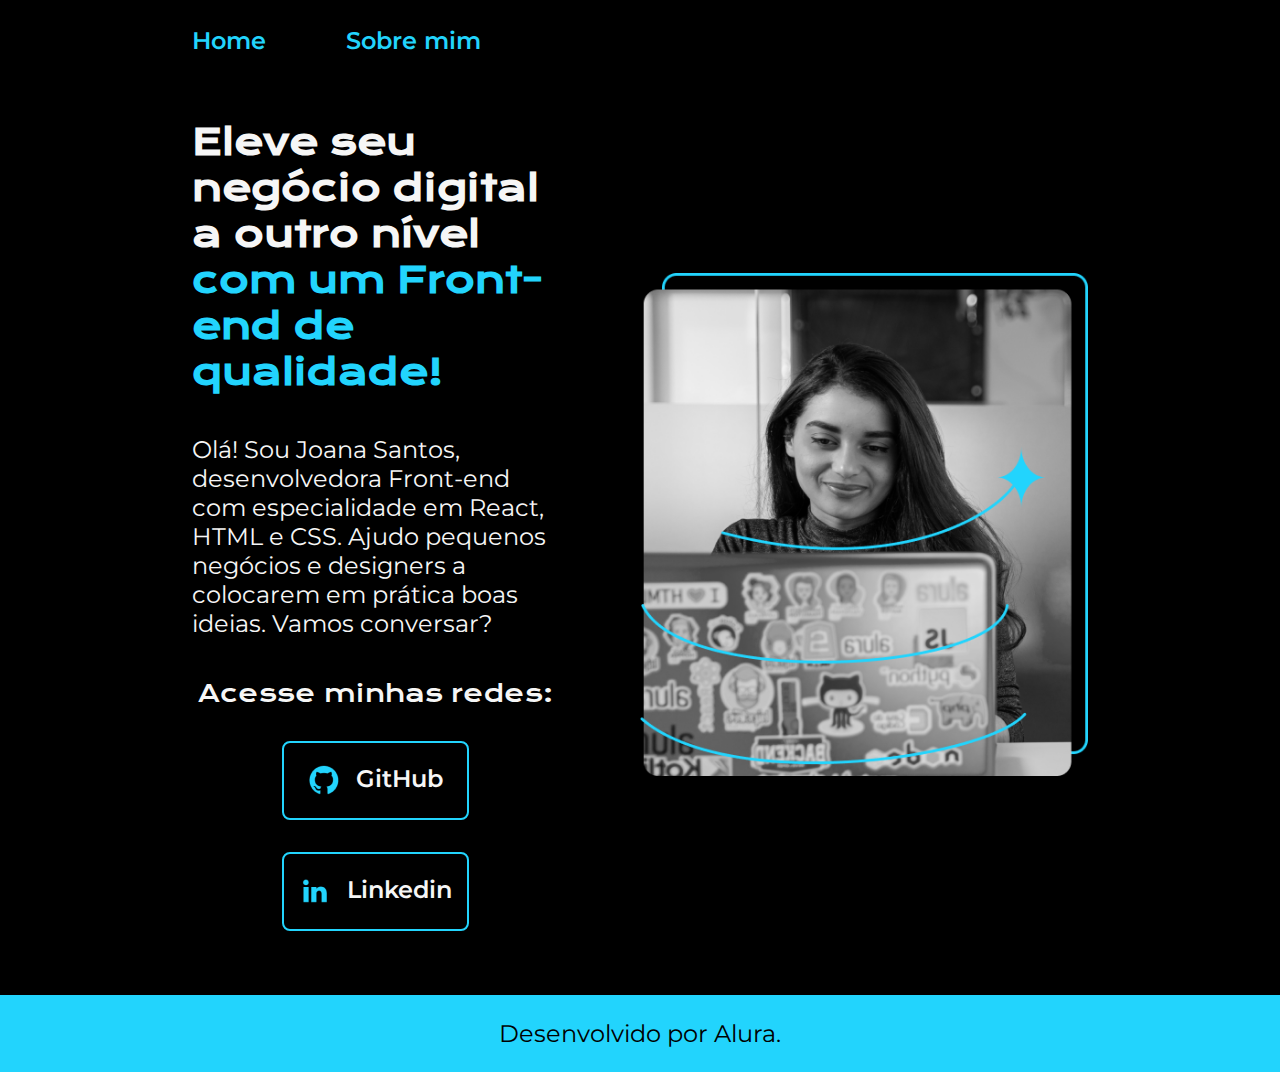
<file: index.html>
<!DOCTYPE html>
<html lang="pt-br">
<head>
    <meta charset="UTF-8">
    <meta http-equiv="X-UA-Compatible" content="IE=edge">
    <meta name="viewport" content="width=device-width, initial-scale=1.0">
    <title>Portifólio</title>
    <link rel="stylesheet" href="./styles/styles.css">
</head>
<body>
    <header class="cabecalho">
        <nav class="cabecalho__menu">
            <a class="cabecalho__menu__link" href="index.html">Home</a>
            <a class="cabecalho__menu__link" href="about.html">Sobre mim</a>
        </nav>
    </header>
    <main class="apresentacao">
        <section class="apresentacao__conteudo">
            <h1 class="apresentacao__conteudo__titulo">
                Eleve seu negócio digital a outro nível <strong class="titulo-destaque">com um Front-end de qualidade!</strong>
            </h1>
            <p class="apresentacao__conteudo__texto">
                Olá! Sou Joana Santos, desenvolvedora Front-end com especialidade em React, HTML e CSS. Ajudo pequenos negócios e designers a colocarem em prática boas ideias. Vamos conversar?   
            </p>
            <div class="apresentacao__links">
                <h2 class="apresentacao__links__subtitulo">Acesse minhas redes:</h2>
                <a class="apresentacao__links__navegacao" href="https://github.com/guilhermeonrails">
                    <img src="./assets/github.png" alt="Logo GitHub">
                    GitHub
                </a>
                <a class="apresentacao__links__navegacao" href="https://linkedin.com/in/rafaellaballerini">
                    <img src="./assets/linkedin.png" alt="Logo Linkedin">
                    Linkedin
                </a>
            </div>
        </section>
        <img class="apresentacao__imagem"  src="./assets/Imagem.png" alt="Foto da Joana Santos Programando">
    </main>
    <footer class="rodape">
        <p>
            Desenvolvido por Alura.
        </p>
    </footer>
</body>
</html>
</file>
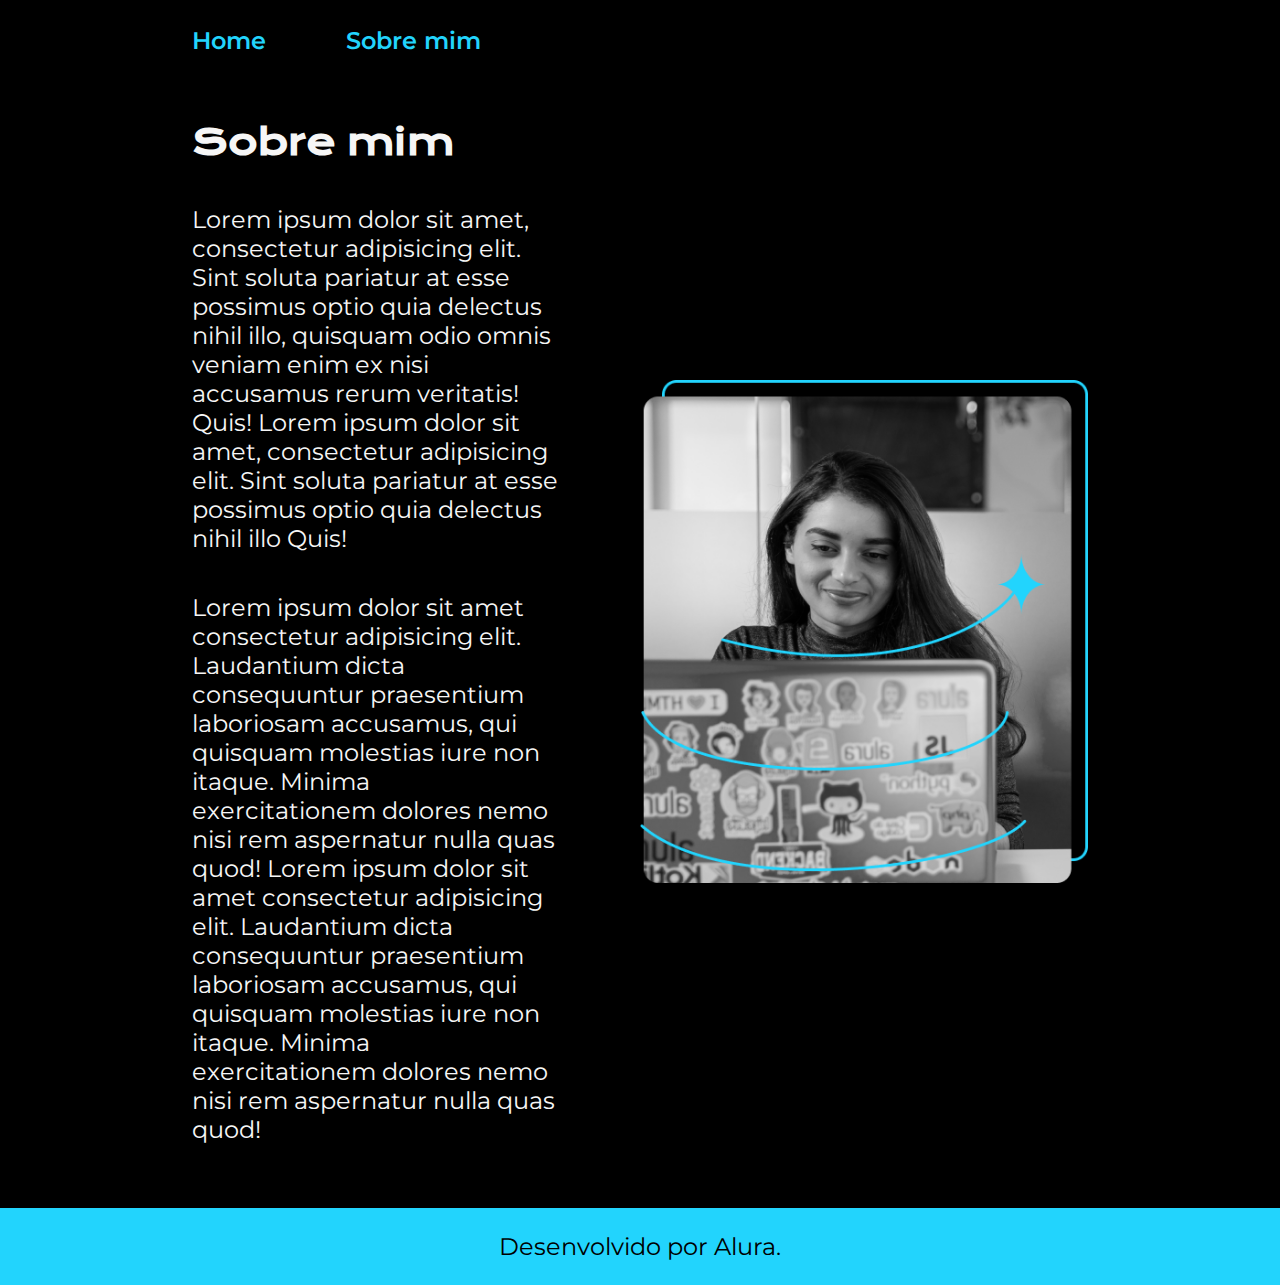
<file: about.html>
<!DOCTYPE html>
<html lang="pt-br">
<head>
    <meta charset="UTF-8">
    <meta name="viewport" content="width=device-width, initial-scale=1.0">
    <title>Sobre mim</title>
    <link rel="stylesheet" href="./styles/styles.css">
</head>
<body>
    <header class="cabecalho">
        <nav class="cabecalho__menu">
            <a class="cabecalho__menu__link" href="index.html">Home</a>
            <a class="cabecalho__menu__link" href="about.html">Sobre mim</a>
        </nav>
    </header>
    <main class="apresentacao">
        <section class="apresentacao__conteudo">
            <h1 class="apresentacao__conteudo__titulo">Sobre mim</h1>
            <p class="apresentacao__conteudo__texto">
                Lorem ipsum dolor sit amet, consectetur adipisicing elit. Sint soluta pariatur at esse possimus optio quia delectus nihil illo, quisquam odio omnis veniam enim ex nisi accusamus rerum veritatis! Quis!
                Lorem ipsum dolor sit amet, consectetur adipisicing elit. Sint soluta pariatur at esse possimus optio quia delectus nihil illo Quis!
            </p>
            <p class="apresentacao__conteudo__texto">
                Lorem ipsum dolor sit amet consectetur adipisicing elit. Laudantium dicta consequuntur praesentium laboriosam accusamus, qui quisquam molestias iure non itaque. Minima exercitationem dolores nemo nisi rem aspernatur nulla quas quod!
                Lorem ipsum dolor sit amet consectetur adipisicing elit. Laudantium dicta consequuntur praesentium laboriosam accusamus, qui quisquam molestias iure non itaque. Minima exercitationem dolores nemo nisi rem aspernatur nulla quas quod!
            </p>

        </section>
        <img class="apresentacao__imagem" src="./assets/Imagem.png" alt="Foto da Joana Santos Programando">
    </main>
   <footer class="rodape">
        <p>
            Desenvolvido por Alura.
        </p>
    </footer>
</body>
</html>
</file>
<file: styles/styles.css>
@import url('https://fonts.googleapis.com/css2?family=Krona+One&family=Montserrat:wght@400;600&display=swap');

:root {
    --cor-primaria: #000000;
    --cor-secundaria: #f6f6f6;
    --cor-terciaria: #22D4FD;
    --cor-hover:#272727;

    --fonte-primaria: 'Krona One', sans-serif;
    --fonte-secundaria: 'Montserrat', sans-serif;
}

* {
    margin: 0;
    padding: 0;
}

body {
    box-sizing: border-box;
    background-color: var(--cor-primaria);
    color: var(--cor-secundaria);
}

.cabecalho {
    padding: 2% 0 0 15%;
}

.cabecalho__menu {
    display: flex;
    gap: 80px;
}

.cabecalho__menu__link {
    font-family: var(--fonte-secundaria);
    font-size: 1.5rem;
    font-weight: 600;
    color: var(--cor-terciaria);
    text-decoration: none;
}

.apresentacao {
    padding: 5% 15%;
    display: flex;
    align-items: center;
    justify-content: space-between;
    gap: 82px;
}

.apresentacao__conteudo {
    width: 50%;
    display: flex;
    flex-direction: column;
    gap: 40px;
}

.apresentacao__conteudo__titulo {
    font-size: 2.25rem;
    font-family: var(--fonte-primaria);
}

.titulo-destaque {
    color: var(--cor-terciaria);
}

.apresentacao__conteudo__texto {
    font-size: 1.5rem;
    font-family: var(--fonte-secundaria);
}

.apresentacao__links {
    display: flex;
    flex-direction: column;
    justify-content: space-between;
    align-items: center;
    gap: 32px;
}
    
.apresentacao__links__subtitulo {
    font-family: var(--fonte-primaria);
    font-size: 1.5rem;
    font-weight: 400;
}    

.apresentacao__links__navegacao {
    display: flex;
    justify-content: center;
    gap: 16px;
    border: 2px solid var(--cor-terciaria);
    width: 50%;
    text-align: center;
    border-radius: 8px;
    font-size: 1.5rem;
    font-weight: 600;
    padding: 21.5px 0;
    text-decoration: none;
    font-family: var(--fonte-secundaria);
    color: var(--cor-secundaria);
}

.apresentacao__links__navegacao:hover {
    background-color: var(--cor-hover);
}

.apresentacao__imagem {
    width: 50%;
}

.rodape {
    background-color: var(--cor-terciaria);
    color: var(--cor-primaria);
    padding: 1.5rem;
    text-align: center;
    font-family: var(--fonte-secundaria);
    font-size: 1.5rem;
    font-weight: 400;
}

@media(max-width: 1200px) {
    .cabecalho {
        padding: 10%;
    }

    .cabecalho__menu {
        justify-content: center;
    }

    .apresentacao {
        flex-direction: column-reverse;
        padding: 5%;
    }

    .apresentacao__conteudo {
        width: auto;
        text-align: center;
    }
}
</file>
